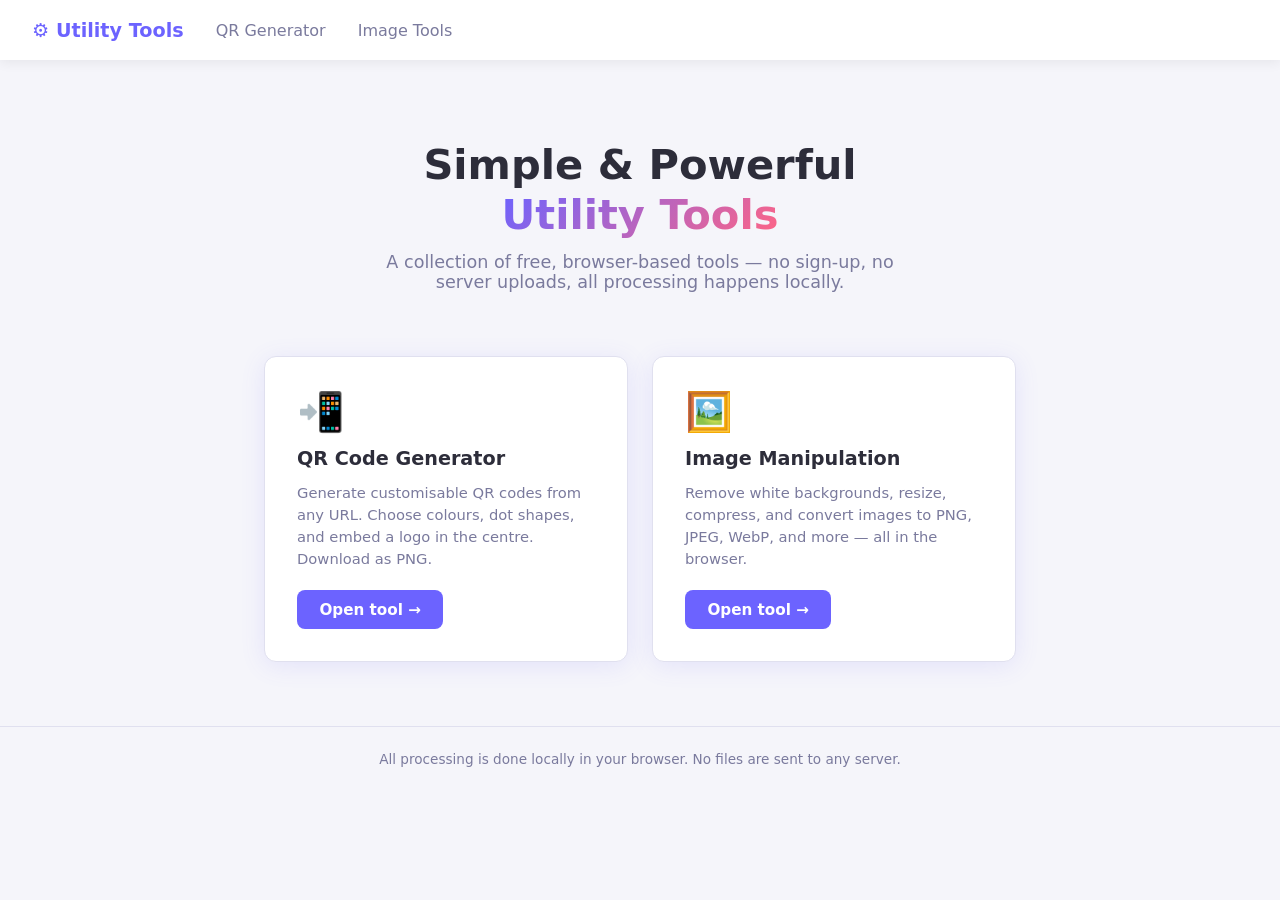
<file: index.html>
<!DOCTYPE html>
<html lang="en">
<head>
  <meta charset="UTF-8" />
  <meta name="viewport" content="width=device-width, initial-scale=1.0" />
  <title>Utility Tools</title>
  <link rel="stylesheet" href="css/styles.css" />
  <style>
    /* Extra landing-page-only styles */
    .hero { padding-top: 5rem; }
  </style>
</head>
<body>

<nav>
  <a class="logo" href="index.html">⚙️ Utility Tools</a>
  <a href="qr-generator.html">QR Generator</a>
  <a href="image-tools.html">Image Tools</a>
</nav>

<main>
  <section class="hero">
    <h1>Simple &amp; Powerful<br><span class="gradient">Utility Tools</span></h1>
    <p>A collection of free, browser-based tools — no sign-up, no server uploads, all processing happens locally.</p>
  </section>

  <div class="tool-grid">

    <a class="tool-card" href="qr-generator.html">
      <span class="icon">📲</span>
      <h2>QR Code Generator</h2>
      <p>Generate customisable QR codes from any URL. Choose colours, dot shapes, and embed a logo in the centre. Download as PNG.</p>
      <span class="btn btn-primary" style="align-self:flex-start;margin-top:.5rem">Open tool →</span>
    </a>

    <a class="tool-card" href="image-tools.html">
      <span class="icon">🖼️</span>
      <h2>Image Manipulation</h2>
      <p>Remove white backgrounds, resize, compress, and convert images to PNG, JPEG, WebP, and more — all in the browser.</p>
      <span class="btn btn-primary" style="align-self:flex-start;margin-top:.5rem">Open tool →</span>
    </a>

  </div>
</main>

<footer>
  <p>All processing is done locally in your browser. No files are sent to any server.</p>
</footer>

</body>
</html>
</file>
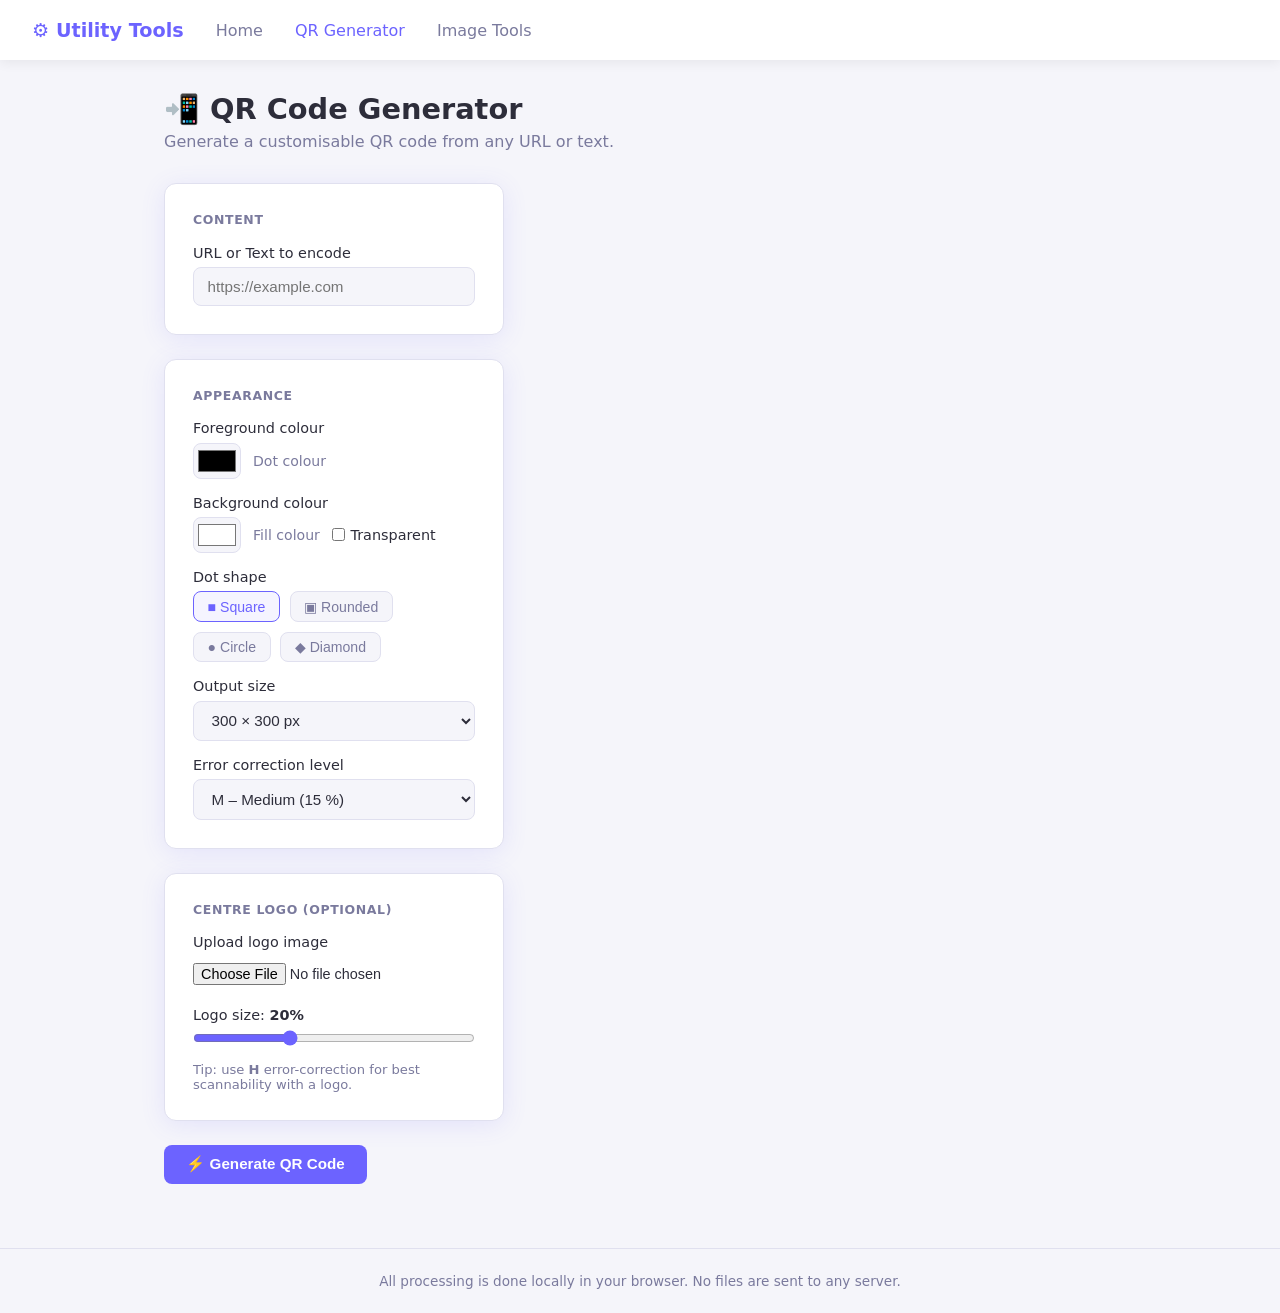
<file: public/qr-generator.html>
<!DOCTYPE html>
<html lang="en">
<head>
  <meta charset="UTF-8" />
  <meta name="viewport" content="width=device-width, initial-scale=1.0" />
  <title>QR Code Generator – Utility Tools</title>
  <link rel="stylesheet" href="css/styles.css" />
  <!-- qrcode-generator (MIT) — used for canvas-level QR rendering -->
  <script src="js/qrcode.js"></script>
</head>
<body>

<nav>
  <a class="logo" href="index.html">⚙️ Utility Tools</a>
  <a href="index.html">Home</a>
  <a href="qr-generator.html" class="active">QR Generator</a>
  <a href="image-tools.html">Image Tools</a>
</nav>

<main class="page-container">
  <h1 class="page-title">📲 QR Code Generator</h1>
  <p class="page-subtitle">Generate a customisable QR code from any URL or text.</p>

  <div class="two-col">

    <!-- ── Left column: controls ── -->
    <div>

      <!-- URL / Text -->
      <div class="panel">
        <h3>Content</h3>
        <div class="form-group">
          <label for="qr-url">URL or Text to encode</label>
          <input type="text" id="qr-url" placeholder="https://example.com" autocomplete="off" />
        </div>
      </div>

      <!-- Appearance -->
      <div class="panel">
        <h3>Appearance</h3>

        <div class="form-group">
          <label>Foreground colour</label>
          <div class="color-row">
            <input type="color" id="fg-color" value="#000000" />
            <span>Dot colour</span>
          </div>
        </div>

        <div class="form-group">
          <label>Background colour</label>
          <div class="color-row">
            <input type="color" id="bg-color" value="#ffffff" />
            <span>Fill colour</span>
            <label style="display:flex;align-items:center;gap:.35rem;font-weight:400;cursor:pointer">
              <input type="checkbox" id="bg-transparent" /> Transparent
            </label>
          </div>
        </div>

        <div class="form-group">
          <label>Dot shape</label>
          <div class="shape-options">
            <button class="shape-btn active" data-dot="square">■ Square</button>
            <button class="shape-btn" data-dot="rounded">▣ Rounded</button>
            <button class="shape-btn" data-dot="circle">● Circle</button>
            <button class="shape-btn" data-dot="diamond">◆ Diamond</button>
          </div>
        </div>

        <div class="form-group">
          <label for="qr-size">Output size</label>
          <select id="qr-size">
            <option value="200">200 × 200 px</option>
            <option value="300" selected>300 × 300 px</option>
            <option value="400">400 × 400 px</option>
            <option value="512">512 × 512 px</option>
            <option value="800">800 × 800 px</option>
          </select>
        </div>

        <div class="form-group">
          <label for="error-level">Error correction level</label>
          <select id="error-level">
            <option value="L">L – Low (7 %)</option>
            <option value="M" selected>M – Medium (15 %)</option>
            <option value="Q">Q – Quartile (25 %)</option>
            <option value="H">H – High (30 %) — best for logos</option>
          </select>
        </div>
      </div>

      <!-- Centre logo -->
      <div class="panel">
        <h3>Centre Logo (optional)</h3>
        <div class="form-group">
          <label for="logo-upload">Upload logo image</label>
          <input type="file" id="logo-upload" accept="image/*"
                 style="font-size:.9rem;padding:.4rem 0;" />
        </div>
        <div class="form-group">
          <label>
            Logo size:&nbsp;<strong id="logo-size-val">20%</strong>
          </label>
          <input type="range" id="logo-size" min="10" max="40" value="20" />
        </div>
        <p style="font-size:.82rem;color:var(--text-muted)">
          Tip: use <strong>H</strong> error-correction for best scannability with a logo.
        </p>
      </div>

      <!-- Generate button -->
      <div class="btn-row">
        <button class="btn btn-primary" id="generate-btn">⚡ Generate QR Code</button>
      </div>

      <div class="status-bar" id="qr-status"></div>

    </div>

    <!-- ── Right column: preview ── -->
    <div class="panel" id="qr-preview-wrap" style="display:none;align-items:center;gap:1.2rem;flex-direction:column;">
      <h3 style="align-self:flex-start;">Preview</h3>
      <div id="qr-canvas-container"></div>
      <button class="btn btn-secondary" id="download-btn" disabled>
        ⬇️ Download PNG
      </button>
    </div>

  </div>
</main>

<footer>
  <p>All processing is done locally in your browser. No files are sent to any server.</p>
</footer>

<script src="js/qr-generator.js"></script>
</body>
</html>
</file>
<file: css/styles.css>
/* ===== Base / Reset ===== */
*, *::before, *::after { box-sizing: border-box; margin: 0; padding: 0; }

:root {
  --primary:   #6c63ff;
  --primary-d: #4b44cc;
  --secondary: #ff6584;
  --bg:        #f5f5fa;
  --surface:   #ffffff;
  --border:    #e0e0ef;
  --text:      #2d2d3a;
  --text-muted:#7a7a9d;
  --radius:    12px;
  --shadow:    0 4px 24px rgba(108,99,255,.12);
}

body {
  font-family: 'Segoe UI', system-ui, -apple-system, sans-serif;
  background: var(--bg);
  color: var(--text);
  min-height: 100vh;
}

/* ===== NAV ===== */
nav {
  background: var(--surface);
  box-shadow: 0 2px 12px rgba(0,0,0,.07);
  padding: 0 2rem;
  display: flex;
  align-items: center;
  gap: 2rem;
  height: 60px;
  position: sticky;
  top: 0;
  z-index: 100;
}

nav .logo {
  font-size: 1.2rem;
  font-weight: 700;
  color: var(--primary);
  text-decoration: none;
  white-space: nowrap;
}

nav a {
  text-decoration: none;
  color: var(--text-muted);
  font-weight: 500;
  transition: color .2s;
}

nav a:hover, nav a.active { color: var(--primary); }

/* ===== HERO / LANDING ===== */
.hero {
  text-align: center;
  padding: 4rem 1rem 2rem;
}

.hero h1 {
  font-size: 2.6rem;
  font-weight: 800;
  line-height: 1.2;
  margin-bottom: .75rem;
}

.hero span.gradient {
  background: linear-gradient(135deg, var(--primary), var(--secondary));
  -webkit-background-clip: text;
  -webkit-text-fill-color: transparent;
  background-clip: text;
}

.hero p {
  color: var(--text-muted);
  font-size: 1.1rem;
  max-width: 520px;
  margin: 0 auto 2rem;
}

/* ===== CARD GRID (landing) ===== */
.tool-grid {
  display: grid;
  grid-template-columns: repeat(auto-fit, minmax(280px, 1fr));
  gap: 1.5rem;
  max-width: 800px;
  margin: 0 auto;
  padding: 0 1.5rem 4rem;
}

.tool-card {
  background: var(--surface);
  border: 1px solid var(--border);
  border-radius: var(--radius);
  padding: 2rem;
  text-decoration: none;
  color: inherit;
  display: flex;
  flex-direction: column;
  gap: .75rem;
  transition: transform .2s, box-shadow .2s;
  box-shadow: var(--shadow);
}

.tool-card:hover {
  transform: translateY(-4px);
  box-shadow: 0 8px 32px rgba(108,99,255,.18);
}

.tool-card .icon {
  font-size: 2.4rem;
}

.tool-card h2 {
  font-size: 1.2rem;
}

.tool-card p {
  color: var(--text-muted);
  font-size: .92rem;
  line-height: 1.5;
}

/* ===== PAGE LAYOUT ===== */
.page-container {
  max-width: 1000px;
  margin: 0 auto;
  padding: 2rem 1.5rem 4rem;
}

.page-title {
  font-size: 1.8rem;
  font-weight: 700;
  margin-bottom: .4rem;
}

.page-subtitle {
  color: var(--text-muted);
  margin-bottom: 2rem;
}

/* ===== PANEL (white card) ===== */
.panel {
  background: var(--surface);
  border: 1px solid var(--border);
  border-radius: var(--radius);
  padding: 1.75rem;
  box-shadow: var(--shadow);
  margin-bottom: 1.5rem;
}

.panel h3 {
  font-size: 1rem;
  font-weight: 600;
  margin-bottom: 1.1rem;
  color: var(--text-muted);
  text-transform: uppercase;
  letter-spacing: .05em;
  font-size: .78rem;
}

/* ===== FORM ELEMENTS ===== */
.form-group {
  display: flex;
  flex-direction: column;
  gap: .4rem;
  margin-bottom: 1rem;
}

.form-group:last-child { margin-bottom: 0; }

label {
  font-size: .9rem;
  font-weight: 500;
}

input[type="text"],
input[type="url"],
input[type="number"],
select,
textarea {
  width: 100%;
  padding: .6rem .85rem;
  border: 1.5px solid var(--border);
  border-radius: 8px;
  font-size: .95rem;
  background: var(--bg);
  color: var(--text);
  transition: border-color .2s, box-shadow .2s;
  outline: none;
}

input[type="text"]:focus,
input[type="url"]:focus,
input[type="number"]:focus,
select:focus,
textarea:focus {
  border-color: var(--primary);
  box-shadow: 0 0 0 3px rgba(108,99,255,.14);
}

input[type="color"] {
  width: 48px;
  height: 36px;
  border: 1.5px solid var(--border);
  border-radius: 8px;
  padding: 2px;
  background: var(--bg);
  cursor: pointer;
}

input[type="range"] {
  width: 100%;
  accent-color: var(--primary);
}

/* ===== COLOR ROW ===== */
.color-row {
  display: flex;
  align-items: center;
  gap: .75rem;
}

.color-row span {
  font-size: .88rem;
  color: var(--text-muted);
}

/* ===== SHAPE OPTIONS ===== */
.shape-options {
  display: flex;
  gap: .6rem;
  flex-wrap: wrap;
}

.shape-btn {
  padding: .4rem .85rem;
  border: 1.5px solid var(--border);
  border-radius: 8px;
  background: var(--bg);
  cursor: pointer;
  font-size: .88rem;
  font-weight: 500;
  color: var(--text-muted);
  transition: all .2s;
}

.shape-btn.active,
.shape-btn:hover {
  border-color: var(--primary);
  color: var(--primary);
  background: rgba(108,99,255,.07);
}

/* ===== BUTTON ===== */
.btn {
  display: inline-flex;
  align-items: center;
  gap: .5rem;
  padding: .65rem 1.4rem;
  border: none;
  border-radius: 8px;
  font-size: .95rem;
  font-weight: 600;
  cursor: pointer;
  transition: all .2s;
  text-decoration: none;
}

.btn-primary {
  background: var(--primary);
  color: #fff;
}

.btn-primary:hover { background: var(--primary-d); }

.btn-secondary {
  background: var(--bg);
  color: var(--primary);
  border: 1.5px solid var(--border);
}

.btn-secondary:hover { border-color: var(--primary); background: rgba(108,99,255,.06); }

.btn-danger {
  background: #fff0f3;
  color: var(--secondary);
  border: 1.5px solid #ffd6de;
}

.btn-danger:hover { background: #ffe0e8; }

.btn:disabled {
  opacity: .5;
  cursor: not-allowed;
}

.btn-row {
  display: flex;
  gap: .75rem;
  flex-wrap: wrap;
  margin-top: 1.25rem;
}

/* ===== TWO-COLUMN LAYOUT ===== */
.two-col {
  display: grid;
  grid-template-columns: 340px 1fr;
  gap: 1.5rem;
  align-items: start;
}

@media (max-width: 720px) {
  .two-col { grid-template-columns: 1fr; }
}

/* ===== QR PREVIEW ===== */
#qr-preview-wrap {
  display: flex;
  flex-direction: column;
  align-items: center;
  gap: 1.2rem;
}

#qr-canvas-container {
  position: relative;
  display: inline-block;
  border-radius: var(--radius);
  overflow: hidden;
  box-shadow: var(--shadow);
  background: #fff;
}

#qr-canvas-container canvas,
#qr-canvas-container img {
  display: block;
  max-width: 100%;
}

#qr-overlay-img {
  position: absolute;
  top: 50%;
  left: 50%;
  transform: translate(-50%, -50%);
  pointer-events: none;
  border-radius: 6px;
  background: white;
  padding: 3px;
}

/* ===== IMAGE TOOL LAYOUT ===== */
.img-tool-layout {
  display: grid;
  grid-template-columns: 1fr 1fr;
  gap: 1.5rem;
  align-items: start;
}

@media (max-width: 720px) {
  .img-tool-layout { grid-template-columns: 1fr; }
}

/* ===== DROP ZONE ===== */
.drop-zone {
  border: 2px dashed var(--border);
  border-radius: var(--radius);
  padding: 2.5rem 1rem;
  text-align: center;
  cursor: pointer;
  transition: border-color .2s, background .2s;
  background: var(--bg);
}

.drop-zone.drag-over {
  border-color: var(--primary);
  background: rgba(108,99,255,.06);
}

.drop-zone .dz-icon { font-size: 2.5rem; display: block; margin-bottom: .5rem; }
.drop-zone p { color: var(--text-muted); font-size: .92rem; }
.drop-zone strong { color: var(--primary); }

/* ===== IMAGE PREVIEW ===== */
.img-preview-box {
  display: none;
  background: #f0f0f8;
  border-radius: var(--radius);
  overflow: hidden;
  text-align: center;
  padding: 1rem;
}

.img-preview-box img,
.img-preview-box canvas {
  max-width: 100%;
  max-height: 340px;
  object-fit: contain;
  border-radius: 8px;
  display: block;
  margin: 0 auto;
}

.img-preview-box .img-meta {
  font-size: .82rem;
  color: var(--text-muted);
  margin-top: .6rem;
}

/* ===== TABS ===== */
.tabs {
  display: flex;
  gap: .25rem;
  border-bottom: 2px solid var(--border);
  margin-bottom: 1.5rem;
  flex-wrap: wrap;
}

.tab-btn {
  padding: .55rem 1.1rem;
  border: none;
  background: none;
  cursor: pointer;
  font-size: .92rem;
  font-weight: 500;
  color: var(--text-muted);
  border-bottom: 2px solid transparent;
  margin-bottom: -2px;
  transition: all .2s;
  border-radius: 6px 6px 0 0;
}

.tab-btn.active {
  color: var(--primary);
  border-bottom-color: var(--primary);
}

.tab-pane { display: none; }
.tab-pane.active { display: block; }

/* ===== STATUS / TOAST ===== */
.status-bar {
  display: none;
  padding: .65rem 1rem;
  border-radius: 8px;
  font-size: .9rem;
  font-weight: 500;
  margin-top: .75rem;
}

.status-bar.info  { background: #e8eaff; color: var(--primary); display: block; }
.status-bar.ok    { background: #e6f9f0; color: #1a8a55; display: block; }
.status-bar.error { background: #fff0f3; color: #c0392b; display: block; }

/* ===== FOOTER ===== */
footer {
  text-align: center;
  padding: 1.5rem;
  color: var(--text-muted);
  font-size: .85rem;
  border-top: 1px solid var(--border);
}

/* ===== RESPONSIVE ===== */
@media (max-width: 480px) {
  .hero h1 { font-size: 1.9rem; }
  nav { gap: 1rem; padding: 0 1rem; }
  .page-container { padding: 1.25rem 1rem 3rem; }
}
</file>
<file: public/css/styles.css>
/* ===== Base / Reset ===== */
*, *::before, *::after { box-sizing: border-box; margin: 0; padding: 0; }

:root {
  --primary:   #6c63ff;
  --primary-d: #4b44cc;
  --secondary: #ff6584;
  --bg:        #f5f5fa;
  --surface:   #ffffff;
  --border:    #e0e0ef;
  --text:      #2d2d3a;
  --text-muted:#7a7a9d;
  --radius:    12px;
  --shadow:    0 4px 24px rgba(108,99,255,.12);
}

body {
  font-family: 'Segoe UI', system-ui, -apple-system, sans-serif;
  background: var(--bg);
  color: var(--text);
  min-height: 100vh;
}

/* ===== NAV ===== */
nav {
  background: var(--surface);
  box-shadow: 0 2px 12px rgba(0,0,0,.07);
  padding: 0 2rem;
  display: flex;
  align-items: center;
  gap: 2rem;
  height: 60px;
  position: sticky;
  top: 0;
  z-index: 100;
}

nav .logo {
  font-size: 1.2rem;
  font-weight: 700;
  color: var(--primary);
  text-decoration: none;
  white-space: nowrap;
}

nav a {
  text-decoration: none;
  color: var(--text-muted);
  font-weight: 500;
  transition: color .2s;
}

nav a:hover, nav a.active { color: var(--primary); }

/* ===== HERO / LANDING ===== */
.hero {
  text-align: center;
  padding: 4rem 1rem 2rem;
}

.hero h1 {
  font-size: 2.6rem;
  font-weight: 800;
  line-height: 1.2;
  margin-bottom: .75rem;
}

.hero span.gradient {
  background: linear-gradient(135deg, var(--primary), var(--secondary));
  -webkit-background-clip: text;
  -webkit-text-fill-color: transparent;
  background-clip: text;
}

.hero p {
  color: var(--text-muted);
  font-size: 1.1rem;
  max-width: 520px;
  margin: 0 auto 2rem;
}

/* ===== CARD GRID (landing) ===== */
.tool-grid {
  display: grid;
  grid-template-columns: repeat(auto-fit, minmax(280px, 1fr));
  gap: 1.5rem;
  max-width: 800px;
  margin: 0 auto;
  padding: 0 1.5rem 4rem;
}

.tool-card {
  background: var(--surface);
  border: 1px solid var(--border);
  border-radius: var(--radius);
  padding: 2rem;
  text-decoration: none;
  color: inherit;
  display: flex;
  flex-direction: column;
  gap: .75rem;
  transition: transform .2s, box-shadow .2s;
  box-shadow: var(--shadow);
}

.tool-card:hover {
  transform: translateY(-4px);
  box-shadow: 0 8px 32px rgba(108,99,255,.18);
}

.tool-card .icon {
  font-size: 2.4rem;
}

.tool-card h2 {
  font-size: 1.2rem;
}

.tool-card p {
  color: var(--text-muted);
  font-size: .92rem;
  line-height: 1.5;
}

/* ===== PAGE LAYOUT ===== */
.page-container {
  max-width: 1000px;
  margin: 0 auto;
  padding: 2rem 1.5rem 4rem;
}

.page-title {
  font-size: 1.8rem;
  font-weight: 700;
  margin-bottom: .4rem;
}

.page-subtitle {
  color: var(--text-muted);
  margin-bottom: 2rem;
}

/* ===== PANEL (white card) ===== */
.panel {
  background: var(--surface);
  border: 1px solid var(--border);
  border-radius: var(--radius);
  padding: 1.75rem;
  box-shadow: var(--shadow);
  margin-bottom: 1.5rem;
}

.panel h3 {
  font-size: 1rem;
  font-weight: 600;
  margin-bottom: 1.1rem;
  color: var(--text-muted);
  text-transform: uppercase;
  letter-spacing: .05em;
  font-size: .78rem;
}

/* ===== FORM ELEMENTS ===== */
.form-group {
  display: flex;
  flex-direction: column;
  gap: .4rem;
  margin-bottom: 1rem;
}

.form-group:last-child { margin-bottom: 0; }

label {
  font-size: .9rem;
  font-weight: 500;
}

input[type="text"],
input[type="url"],
input[type="number"],
select,
textarea {
  width: 100%;
  padding: .6rem .85rem;
  border: 1.5px solid var(--border);
  border-radius: 8px;
  font-size: .95rem;
  background: var(--bg);
  color: var(--text);
  transition: border-color .2s, box-shadow .2s;
  outline: none;
}

input[type="text"]:focus,
input[type="url"]:focus,
input[type="number"]:focus,
select:focus,
textarea:focus {
  border-color: var(--primary);
  box-shadow: 0 0 0 3px rgba(108,99,255,.14);
}

input[type="color"] {
  width: 48px;
  height: 36px;
  border: 1.5px solid var(--border);
  border-radius: 8px;
  padding: 2px;
  background: var(--bg);
  cursor: pointer;
}

input[type="range"] {
  width: 100%;
  accent-color: var(--primary);
}

/* ===== COLOR ROW ===== */
.color-row {
  display: flex;
  align-items: center;
  gap: .75rem;
}

.color-row span {
  font-size: .88rem;
  color: var(--text-muted);
}

/* ===== SHAPE OPTIONS ===== */
.shape-options {
  display: flex;
  gap: .6rem;
  flex-wrap: wrap;
}

.shape-btn {
  padding: .4rem .85rem;
  border: 1.5px solid var(--border);
  border-radius: 8px;
  background: var(--bg);
  cursor: pointer;
  font-size: .88rem;
  font-weight: 500;
  color: var(--text-muted);
  transition: all .2s;
}

.shape-btn.active,
.shape-btn:hover {
  border-color: var(--primary);
  color: var(--primary);
  background: rgba(108,99,255,.07);
}

/* ===== BUTTON ===== */
.btn {
  display: inline-flex;
  align-items: center;
  gap: .5rem;
  padding: .65rem 1.4rem;
  border: none;
  border-radius: 8px;
  font-size: .95rem;
  font-weight: 600;
  cursor: pointer;
  transition: all .2s;
  text-decoration: none;
}

.btn-primary {
  background: var(--primary);
  color: #fff;
}

.btn-primary:hover { background: var(--primary-d); }

.btn-secondary {
  background: var(--bg);
  color: var(--primary);
  border: 1.5px solid var(--border);
}

.btn-secondary:hover { border-color: var(--primary); background: rgba(108,99,255,.06); }

.btn-danger {
  background: #fff0f3;
  color: var(--secondary);
  border: 1.5px solid #ffd6de;
}

.btn-danger:hover { background: #ffe0e8; }

.btn:disabled {
  opacity: .5;
  cursor: not-allowed;
}

.btn-row {
  display: flex;
  gap: .75rem;
  flex-wrap: wrap;
  margin-top: 1.25rem;
}

/* ===== TWO-COLUMN LAYOUT ===== */
.two-col {
  display: grid;
  grid-template-columns: 340px 1fr;
  gap: 1.5rem;
  align-items: start;
}

@media (max-width: 720px) {
  .two-col { grid-template-columns: 1fr; }
}

/* ===== QR PREVIEW ===== */
#qr-preview-wrap {
  display: flex;
  flex-direction: column;
  align-items: center;
  gap: 1.2rem;
}

#qr-canvas-container {
  position: relative;
  display: inline-block;
  border-radius: var(--radius);
  overflow: hidden;
  box-shadow: var(--shadow);
  background: #fff;
}

#qr-canvas-container canvas,
#qr-canvas-container img {
  display: block;
  max-width: 100%;
}

#qr-overlay-img {
  position: absolute;
  top: 50%;
  left: 50%;
  transform: translate(-50%, -50%);
  pointer-events: none;
  border-radius: 6px;
  background: white;
  padding: 3px;
}

/* ===== IMAGE TOOL LAYOUT ===== */
.img-tool-layout {
  display: grid;
  grid-template-columns: 1fr 1fr;
  gap: 1.5rem;
  align-items: start;
}

@media (max-width: 720px) {
  .img-tool-layout { grid-template-columns: 1fr; }
}

/* ===== DROP ZONE ===== */
.drop-zone {
  border: 2px dashed var(--border);
  border-radius: var(--radius);
  padding: 2.5rem 1rem;
  text-align: center;
  cursor: pointer;
  transition: border-color .2s, background .2s;
  background: var(--bg);
}

.drop-zone.drag-over {
  border-color: var(--primary);
  background: rgba(108,99,255,.06);
}

.drop-zone .dz-icon { font-size: 2.5rem; display: block; margin-bottom: .5rem; }
.drop-zone p { color: var(--text-muted); font-size: .92rem; }
.drop-zone strong { color: var(--primary); }

/* ===== IMAGE PREVIEW ===== */
.img-preview-box {
  display: none;
  background: #f0f0f8;
  border-radius: var(--radius);
  overflow: hidden;
  text-align: center;
  padding: 1rem;
}

.img-preview-box img,
.img-preview-box canvas {
  max-width: 100%;
  max-height: 340px;
  object-fit: contain;
  border-radius: 8px;
  display: block;
  margin: 0 auto;
}

.img-preview-box .img-meta {
  font-size: .82rem;
  color: var(--text-muted);
  margin-top: .6rem;
}

/* ===== TABS ===== */
.tabs {
  display: flex;
  gap: .25rem;
  border-bottom: 2px solid var(--border);
  margin-bottom: 1.5rem;
  flex-wrap: wrap;
}

.tab-btn {
  padding: .55rem 1.1rem;
  border: none;
  background: none;
  cursor: pointer;
  font-size: .92rem;
  font-weight: 500;
  color: var(--text-muted);
  border-bottom: 2px solid transparent;
  margin-bottom: -2px;
  transition: all .2s;
  border-radius: 6px 6px 0 0;
}

.tab-btn.active {
  color: var(--primary);
  border-bottom-color: var(--primary);
}

.tab-pane { display: none; }
.tab-pane.active { display: block; }

/* ===== STATUS / TOAST ===== */
.status-bar {
  display: none;
  padding: .65rem 1rem;
  border-radius: 8px;
  font-size: .9rem;
  font-weight: 500;
  margin-top: .75rem;
}

.status-bar.info  { background: #e8eaff; color: var(--primary); display: block; }
.status-bar.ok    { background: #e6f9f0; color: #1a8a55; display: block; }
.status-bar.error { background: #fff0f3; color: #c0392b; display: block; }

/* ===== FOOTER ===== */
footer {
  text-align: center;
  padding: 1.5rem;
  color: var(--text-muted);
  font-size: .85rem;
  border-top: 1px solid var(--border);
}

/* ===== RESPONSIVE ===== */
@media (max-width: 480px) {
  .hero h1 { font-size: 1.9rem; }
  nav { gap: 1rem; padding: 0 1rem; }
  .page-container { padding: 1.25rem 1rem 3rem; }
}
</file>
